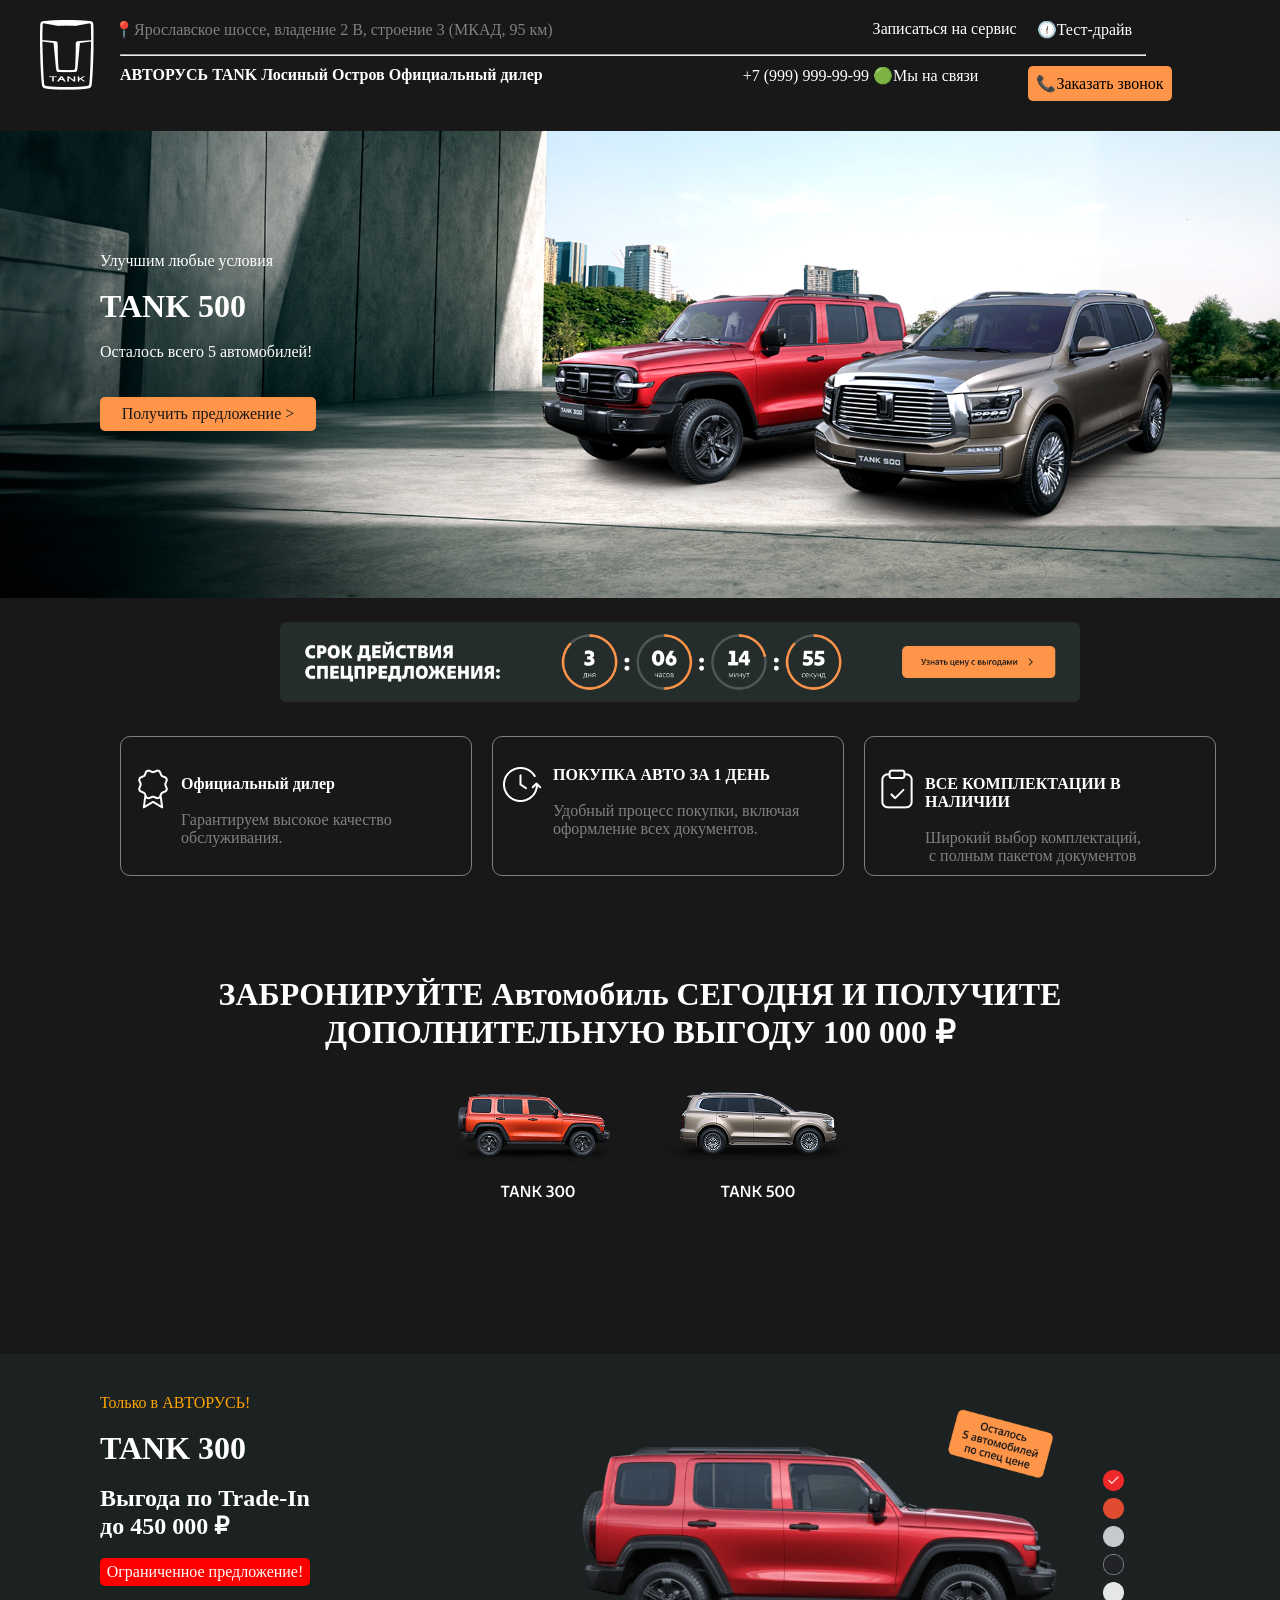
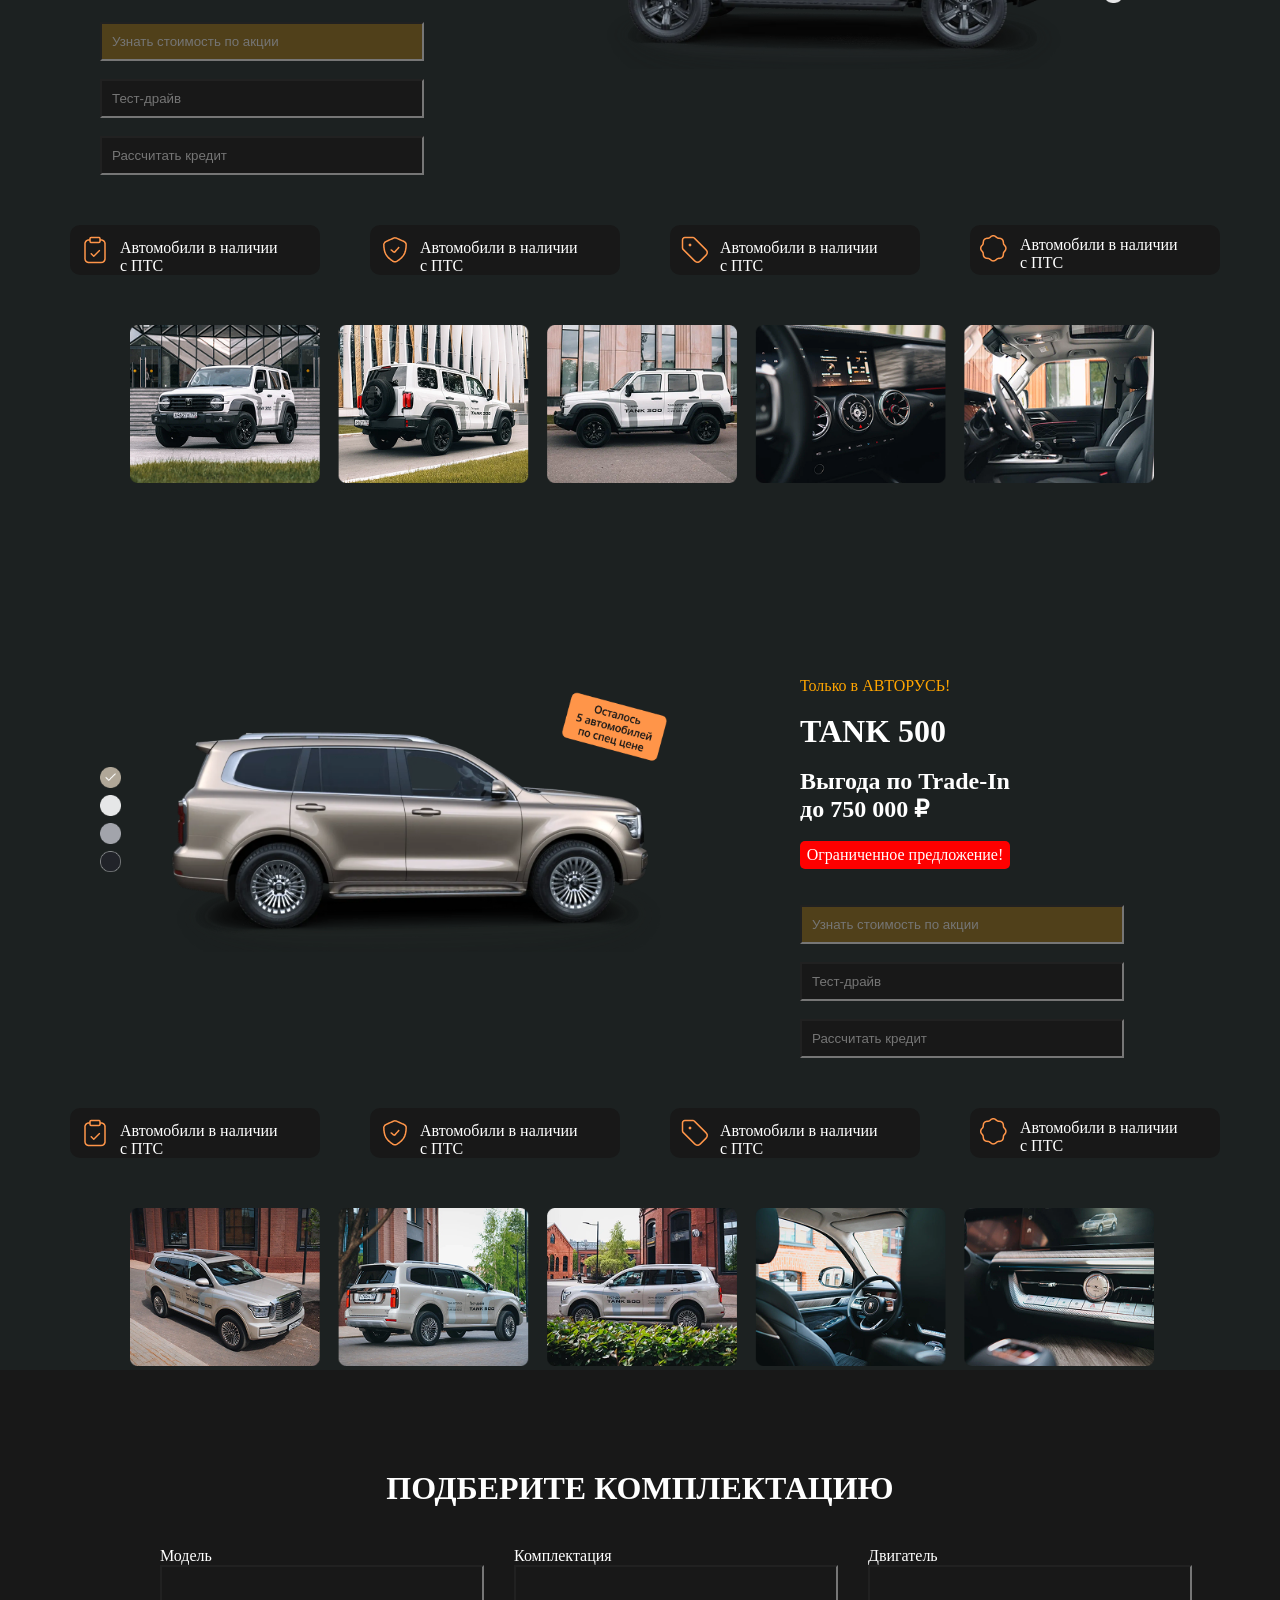
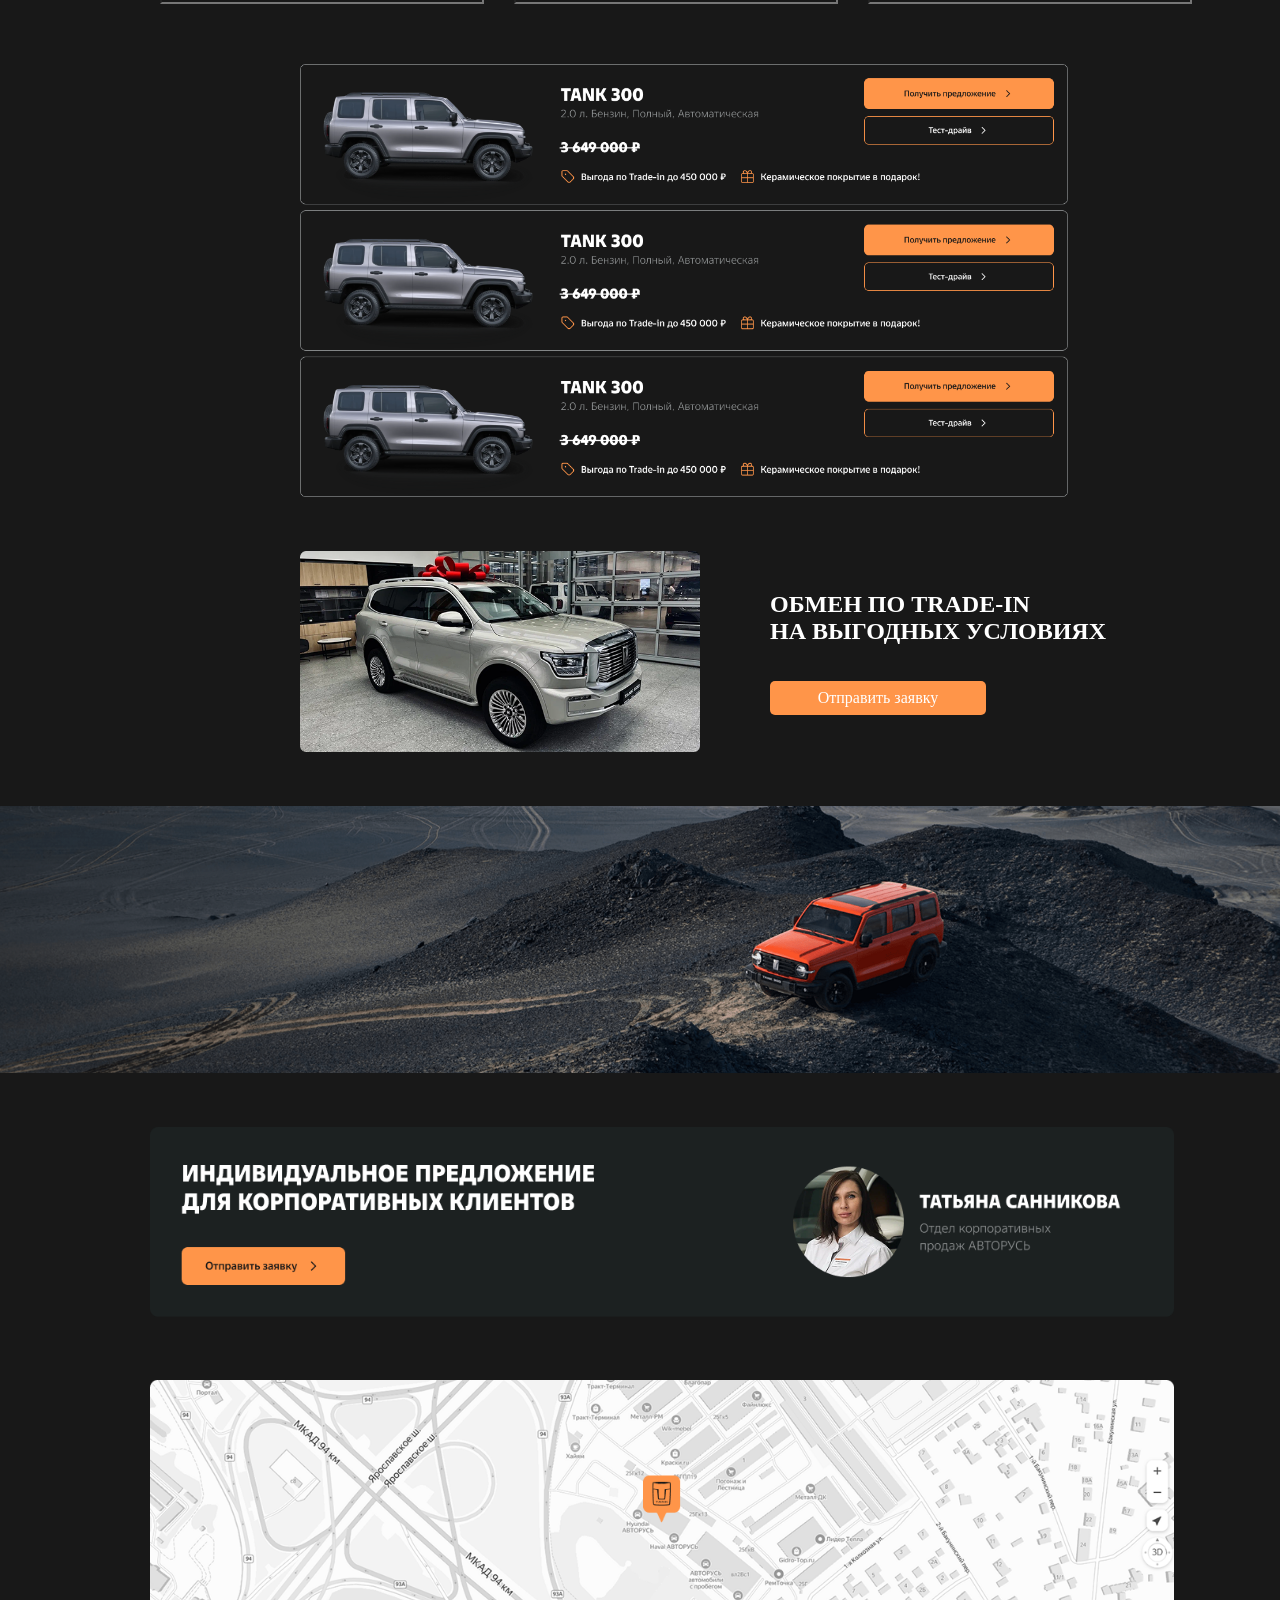
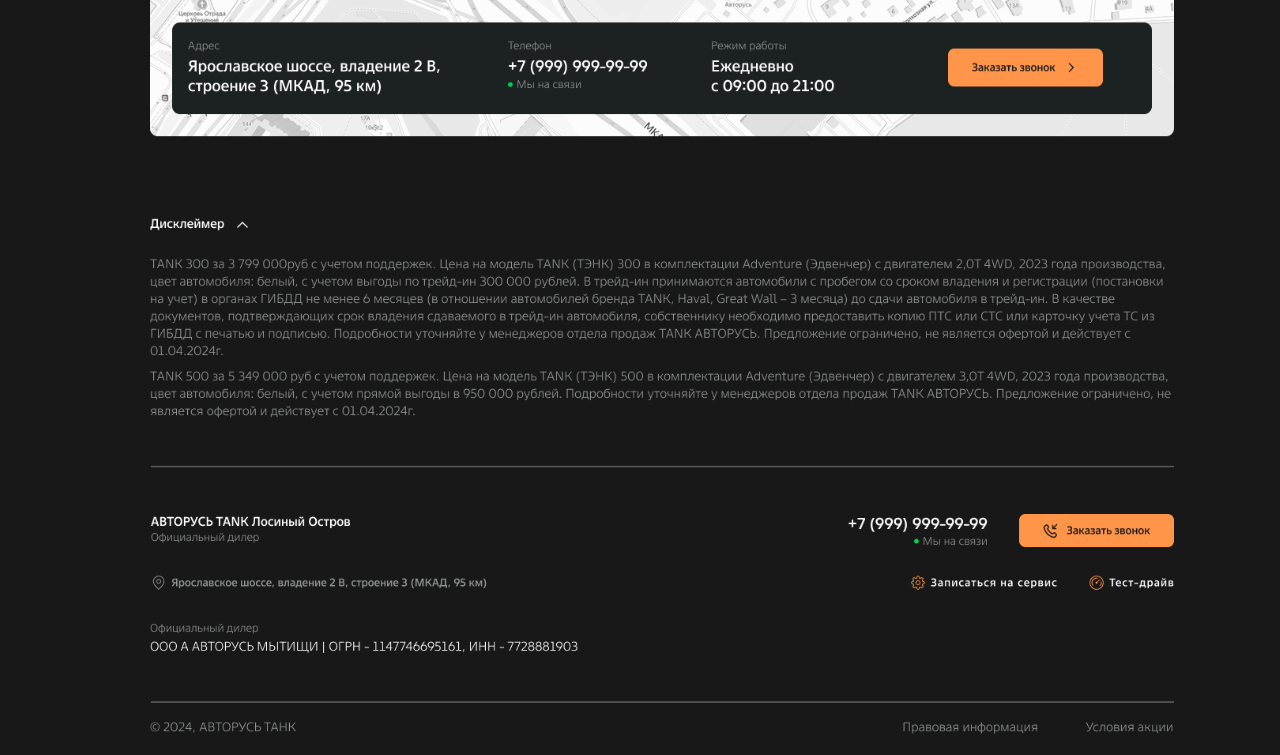
<file: index.html>
<!DOCTYPE html>
<html lang="en">
<head>
    <meta charset="UTF-8">
    <meta name="viewport" content="width=device-width, initial-scale=1.0">
    <title>Document</title>
    <link rel="stylesheet" href="./style.css">
</head>
<body>
    <div class="tank">
    <div>
        <img class="img1" src="./logo.445e7b59 1.png" alt="">
    </div>
    <div>
        <p class="shose">📍Ярославское шоссе, владение 2 В, строение 3 (МКАД, 95 км)</p>
    </div>
    <div class="ikon">
        <h1>≡</h1>
    </div>
    <div class="testdrive">
        <p>Записаться на сервис</p>
        <p>🕧Тест-драйв</p>
    </div>
    </div>
    <hr>
    <div class="avtorus">
        <div class="avto">
            <h4>АВТОРУСЬ TANK Лосиный Остров Официальный дилер</h3>
        </div>
        <div class="tel">
            <p>+7 (999) 999-99-99 🟢Мы на связи</p>
        </div>
        <div class="call">
          <p>📞Заказать звонок</p>
        </div>
    </div>
    <div class="bigimg">
        <img width="100%" src="./image 285.png" alt="">
    </div>
    <div class="buton">
        <p>Улучшим любые условия</p>
        <br>
        <h1>TANK 500</h1>
        <br>
        <p>Осталось всего 5 автомобилей!</p>
        <br>
        <br>
        <p class="color">Получить предложение > </p>
    </div>
    <div>
        <img class="skorost" width=800px src="./Frame 6149.png" alt="">
    </div>
    <div class="boxses">
         <div class="box">
          <img style="margin-top: 20px;" src="./award-03.png" alt="">
          <h4 style="margin-left: 50px;margin-top: -40px;">Официальный дилер</h4>
          <br>
          <p style="color: grey;margin-left: 50px;">Гарантируем высокое качество <br>обслуживания.</p>
         </div>
          <div class="box">
          <img style="margin-top: 20px;" src="./Icon.png" alt="">
          <h4 style="margin-left: 50px;margin-top: -40px;">ПОКУПКА АВТО ЗА 1 ДЕНЬ</h4>
          <br>
          <p style="color: grey;margin-left: 50px;">Удобный процесс покупки, включая <br> оформление всех документов.</p>
         </div>
          <div class="box">
          <img style="margin-top: 20px;" src="./clipboard-check.png" alt="">
          <h4 style="margin-left: 50px;margin-top: -40px;">ВСЕ КОМПЛЕКТАЦИИ В НАЛИЧИИ</h4>
          <br>
          <p style="color: grey;margin-left: 50px;">Широкий выбор комплектаций,<br>  с полным пакетом документов</p>
         </div>
    </div>
    <div class="textavto">
        <h1>ЗАБРОНИРУЙТЕ Автомобиль СЕГОДНЯ И ПОЛУЧИТЕ <br> ДОПОЛНИТЕЛЬНУЮ ВЫГОДУ 100 000 ₽</h1>
    </div>
    <div class="twocar">
        <img src="./Frame 6156.png" alt="">
    </div>
    <div style="background-color: #1C2121;">
    <div class="tank300">
      <div style="margin-top: 40px;">
        <p style="color: orange;">Только в АВТОРУСЬ!</p>
        <br>
        <h1>TANK 300</h1>
        <br>
        <h2>Выгода по Trade-In <br>до 450 000 ₽ </h2>
        <br>
        <p class="redtext">Ограниченное предложение!</p>
        <br>
        <br>
        <input style="background-color: rgba(255, 166, 0, 0.226);color: black" type="text"  placeholder="Узнать стоимость по акции">
        <br>
        <br>
        <input type="text" placeholder="Тест-драйв">
        <br>
        <br>
        <input type="text" placeholder="Рассчитать кредит">
      </div>
      <div>
        <img class="imgcar" width="600px" src="./300.png" alt="">
      </div>
    </div>
    <div class="cardsflex">
        <div class="cards">
            <img style="margin-left: 10px;margin-top: 10px;" src="./clipboard-check (1).png" alt="">
            <p style="margin-left: 50px;margin-top: -30px;">Автомобили в наличии <br>с ПТС</p>
        </div>
         <div class="cards">
            <img style="margin-left: 10px;margin-top: 10px;" src="./certificate (1).png" alt="">
            <p style="margin-left: 50px;margin-top: -30px;">Автомобили в наличии <br>с ПТС</p>
        </div>
         <div class="cards">
            <img style="margin-left: 10px;margin-top: 10px;" src="./tag-01.png" alt="">
            <p style="margin-left: 50px;margin-top: -30px;">Автомобили в наличии <br>с ПТС</p>
        </div>
         <div class="cards">
            <img style="margin-left: 10px;margin-top: 10px;" src="./Star 6.png" alt="">
            <p style="margin-left: 50px;margin-top: -30px;">Автомобили в наличии <br>с ПТС</p>
        </div>
    </div>
    <div>
       <img width="80%" class="imegs" src="./Frame 6299.png" alt="">
    </div>
    <div class="none">
        <img width="100px" src="./image 285 (1).png" alt="">
        <img width="100px" src="./image 286.png" alt="">
        <img width="100px" src="./image 287.png" alt="">
    </div>
     <div style="background-color: #1C2121;">
    <div class="tank300">
      <div>
        <img class="imgcar" width="600px" src="./500.png" alt="">
      </div>
       <div style="margin-top: 40px;">
        <p style="color: orange;">Только в АВТОРУСЬ!</p>
        <br>
        <h1>TANK 500</h1>
        <br>
        <h2>Выгода по Trade-In <br>до 750 000 ₽ </h2>
        <br>
        <p class="redtext">Ограниченное предложение!</p>
        <br>
        <br>
        <input style="background-color: rgba(255, 166, 0, 0.226);color: black" type="text"  placeholder="Узнать стоимость по акции">
        <br>
        <br>
        <input type="text" placeholder="Тест-драйв">
        <br>
        <br>
        <input type="text" placeholder="Рассчитать кредит">
      </div>
    </div>
    <div class="cardsflex">
        <div class="cards">
            <img style="margin-left: 10px;margin-top: 10px;" src="./clipboard-check (1).png" alt="">
            <p style="margin-left: 50px;margin-top: -30px;">Автомобили в наличии <br>с ПТС</p>
        </div>
         <div class="cards">
            <img style="margin-left: 10px;margin-top: 10px;" src="./certificate (1).png" alt="">
            <p style="margin-left: 50px;margin-top: -30px;">Автомобили в наличии <br>с ПТС</p>
        </div>
         <div class="cards">
            <img style="margin-left: 10px;margin-top: 10px;" src="./tag-01.png" alt="">
            <p style="margin-left: 50px;margin-top: -30px;">Автомобили в наличии <br>с ПТС</p>
        </div>
         <div class="cards">
            <img style="margin-left: 10px;margin-top: 10px;" src="./Star 6.png" alt="">
            <p style="margin-left: 50px;margin-top: -30px;">Автомобили в наличии <br>с ПТС</p>
        </div>
    </div>
    <div>
       <img width="80%" class="imegs" src="./Frame 6299 (1).png" alt="">
    </div>
    <div class="none">
        <img width="100px" src="./image 285 (1).png" alt="">
        <img width="100px" src="./image 286.png" alt="">
        <img width="100px" src="./image 287.png" alt="">
    </div>
    </div>
    </div>
    <div class="texts">
        <h1>ПОДБЕРИТЕ КОМПЛЕКТАЦИЮ</h1>
    </div>
    <div class="inflex1">
     <div>
        <label>Модель</label>
        <br>
        <input type="text">
     </div>
     <div>
        <label>Комплектация</label>
        <br>
        <input type="text">
     </div>
     <div>
        <label>Двигатель</label>
        <br>
        <input type="text">
     </div>
    </div>
    <div>
        <img class="jeep" width="60%" src="./Frame 6234.png" alt="">
    </div>
    <div class="lexus">
     <div>
        <img width="400px" src="./image 290.png" alt="">
     </div>
     <div style="margin-top: 40px;">
        <h2>ОБМЕН ПО TRADE-IN <br>НА ВЫГОДНЫХ УСЛОВИЯХ</h2>
        <br>
        <br>
        <p class="push">Отправить заявку</p>
     </div>
    </div>
    <div>
        <img class="redcar" width="100%" src="./image 281.png" alt="">
    </div>
    <div class="none2">
        <img style="margin-left: 150px;margin-top: 50px;" width="80%" src="./Group 447.png" alt="">
    </div>
    <div class="none3">
        <img src="./Group 448.png" alt="">
    </div>
</body>
</html>
</file>
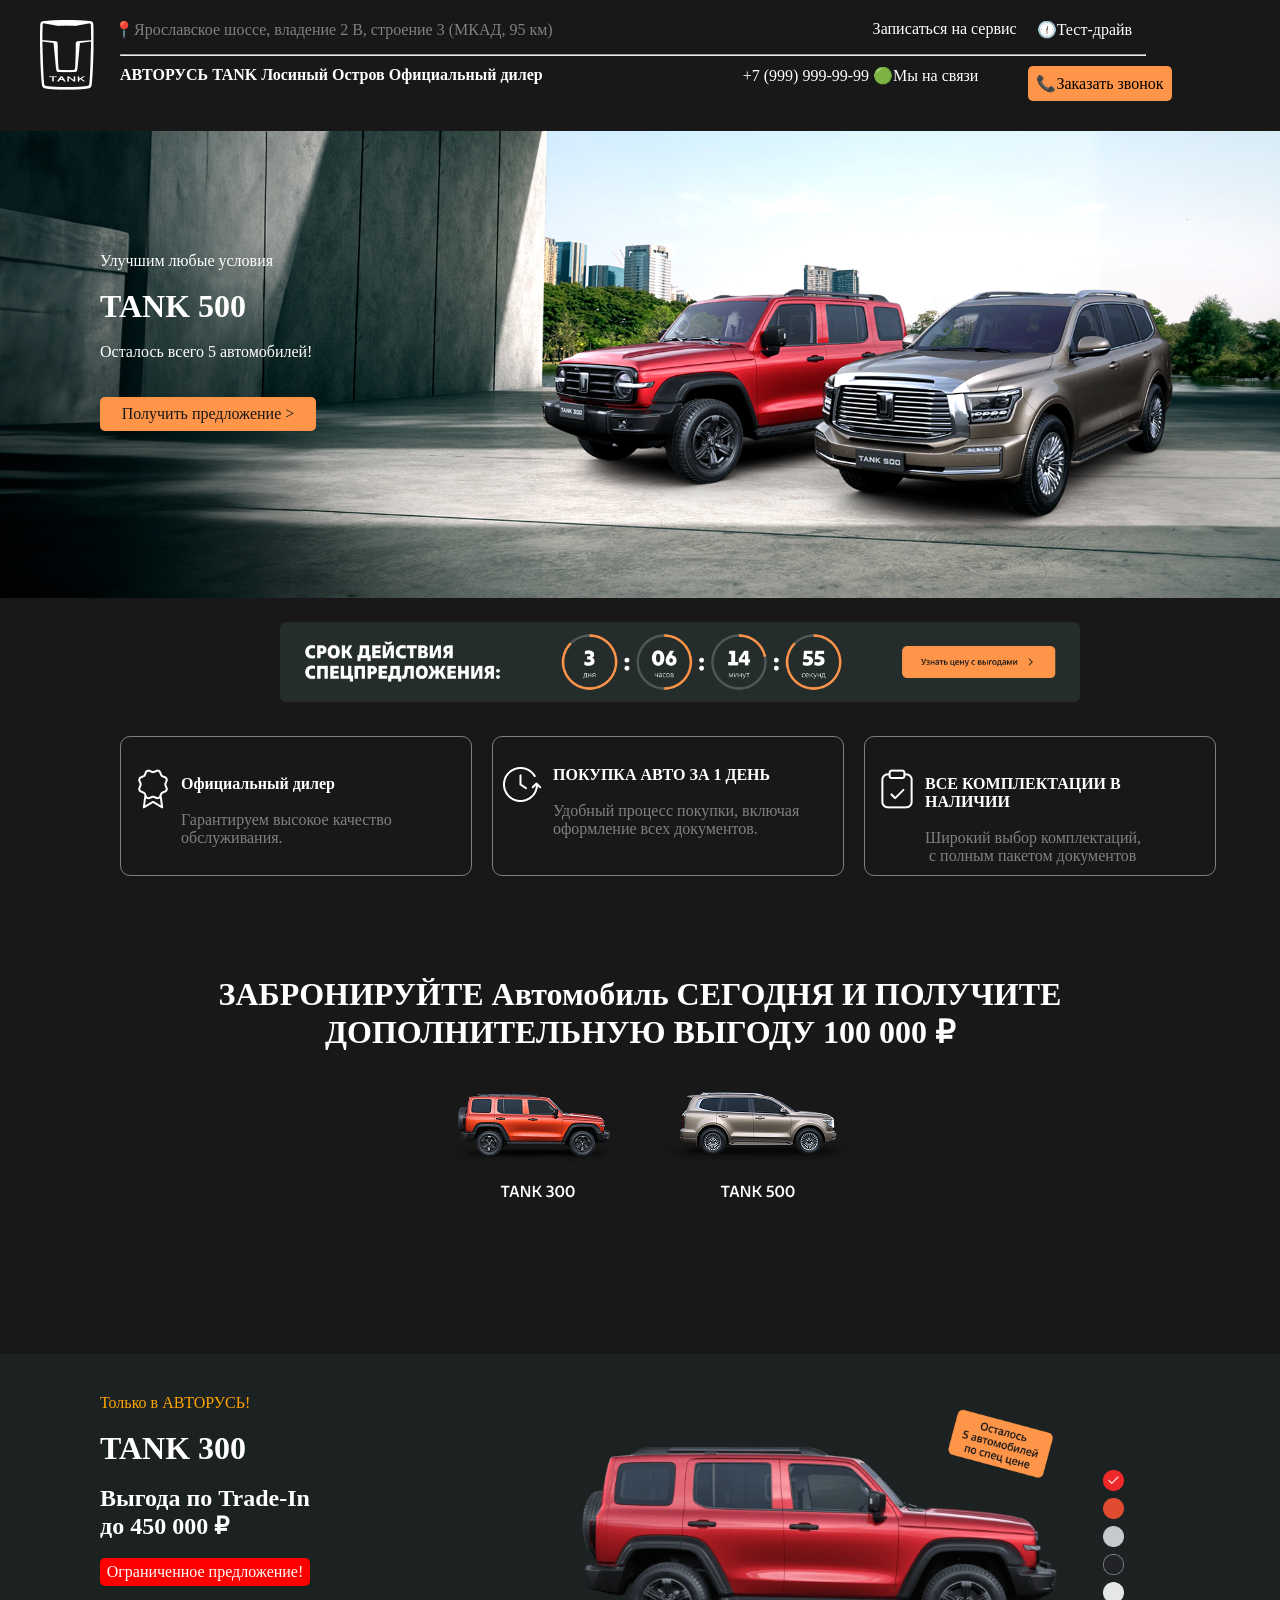
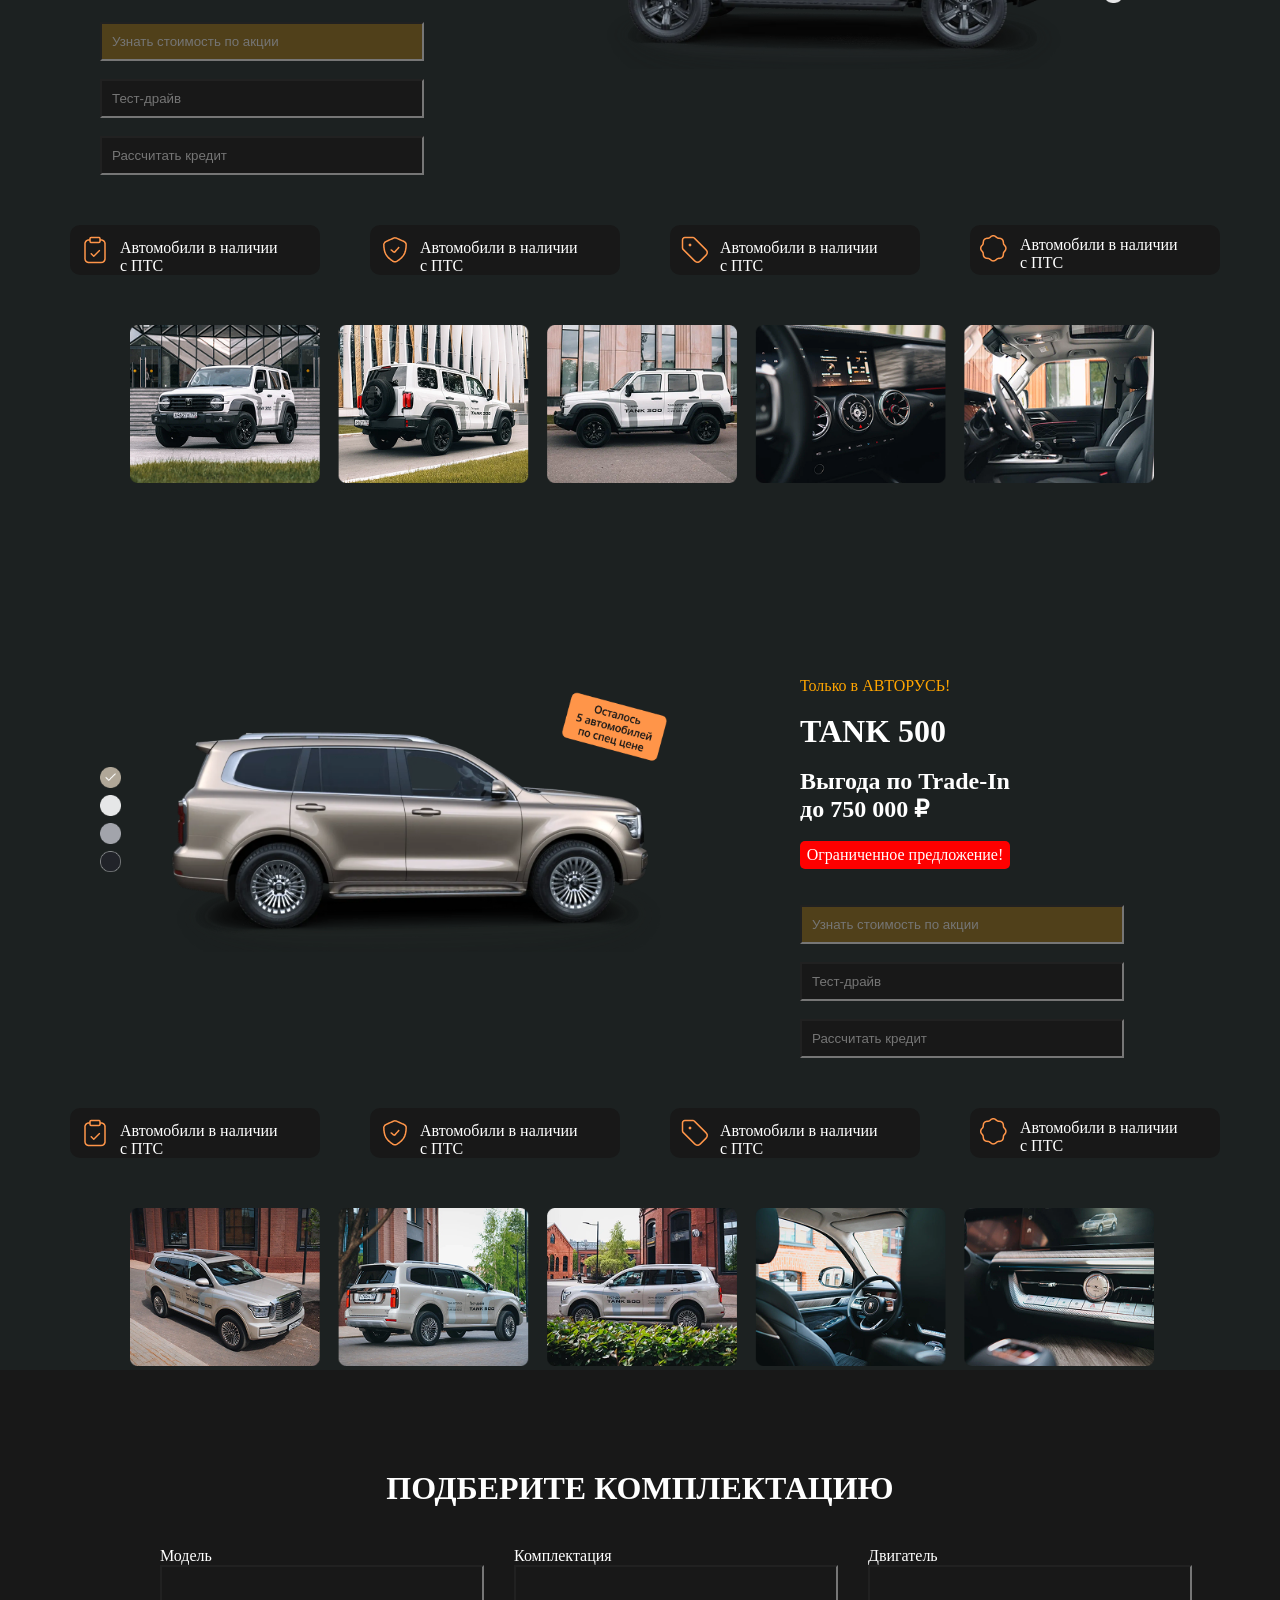
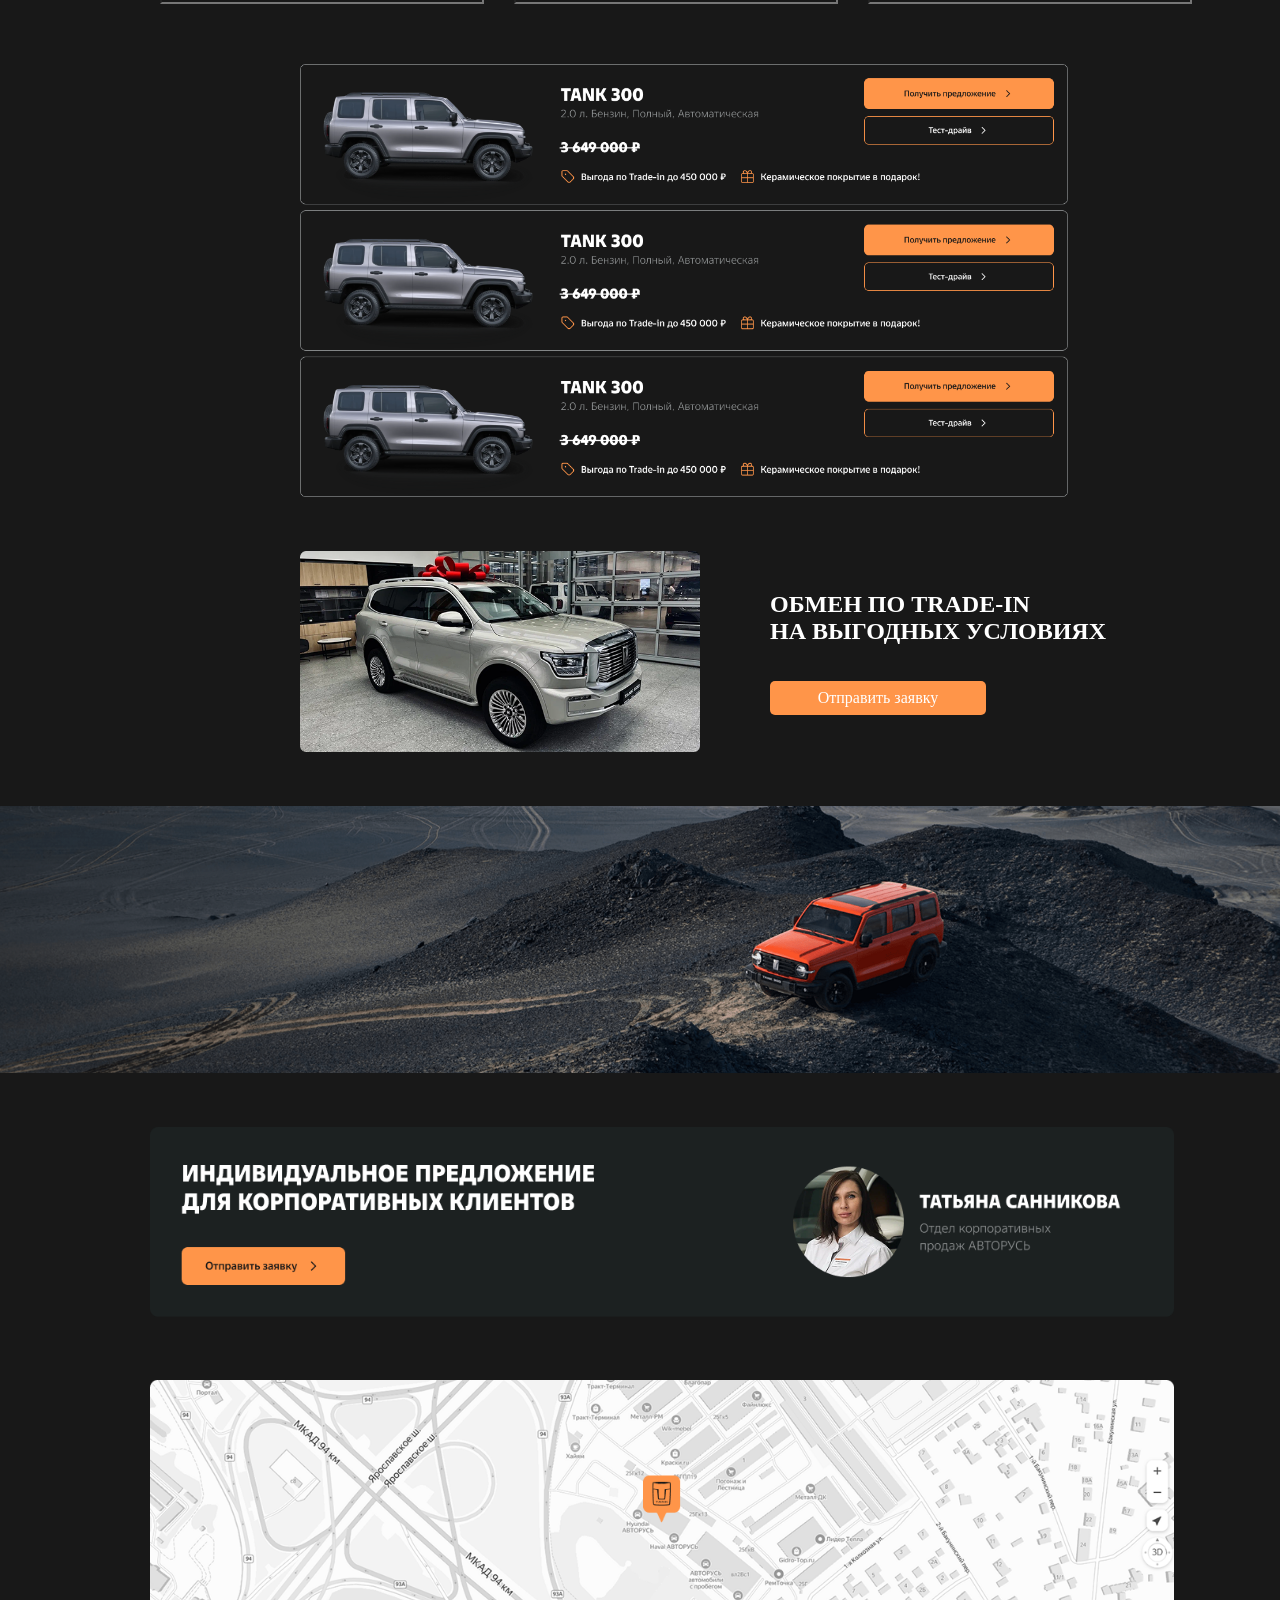
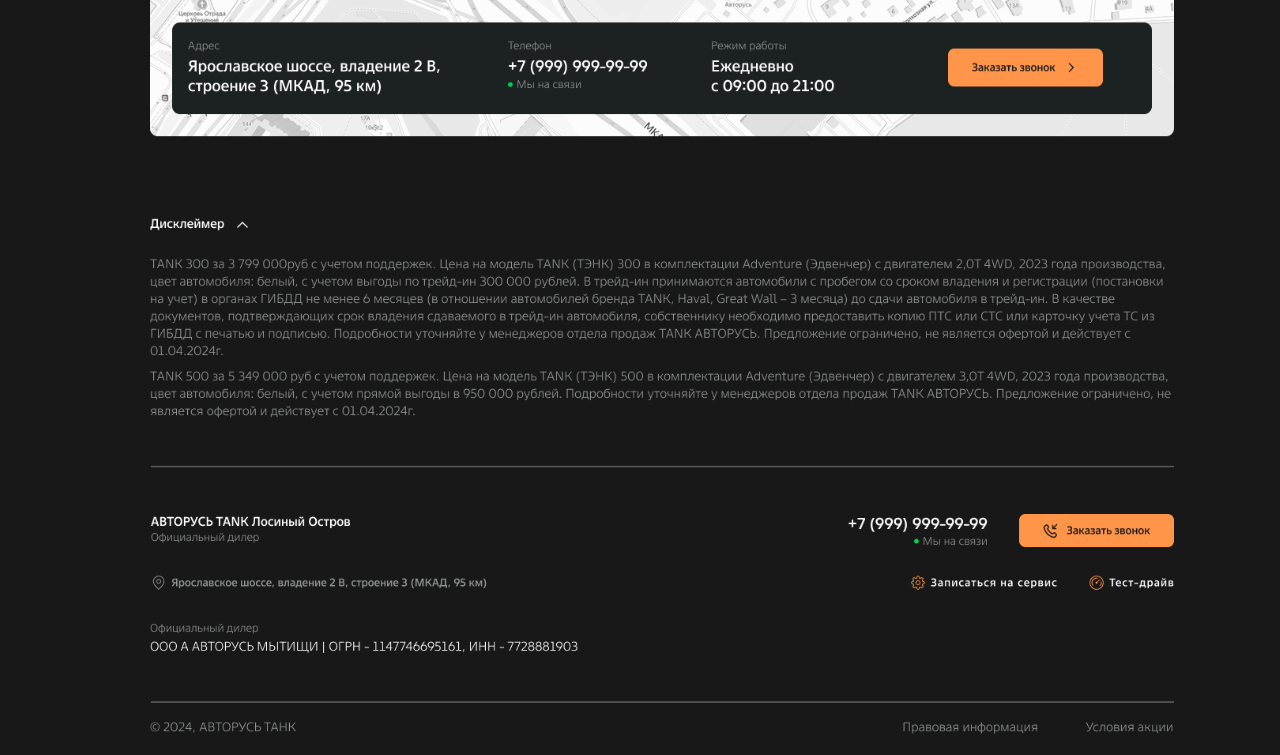
<file: day5.html>
<!DOCTYPE html>
<html lang="en">
<head>
    <meta charset="UTF-8">
    <meta name="viewport" content="width=device-width, initial-scale=1.0">
    <title>Document</title>
    <link rel="stylesheet" href="./day5.css">
</head>
<body>
    <div class="tank">
    <div>
        <img class="img1" src="./logo.445e7b59 1.png" alt="">
    </div>
    <div>
        <p class="shose">📍Ярославское шоссе, владение 2 В, строение 3 (МКАД, 95 км)</p>
    </div>
    <div class="ikon">
        <h1>≡</h1>
    </div>
    <div class="testdrive">
        <p>Записаться на сервис</p>
        <p>🕧Тест-драйв</p>
    </div>
    </div>
    <hr>
    <div class="avtorus">
        <div class="avto">
            <h4>АВТОРУСЬ TANK Лосиный Остров Официальный дилер</h3>
        </div>
        <div class="tel">
            <p>+7 (999) 999-99-99 🟢Мы на связи</p>
        </div>
        <div class="call">
          <p>📞Заказать звонок</p>
        </div>
    </div>
    <div class="bigimg">
        <img width="100%" src="./image 285.png" alt="">
    </div>
    <div class="buton">
        <p>Улучшим любые условия</p>
        <br>
        <h1>TANK 500</h1>
        <br>
        <p>Осталось всего 5 автомобилей!</p>
        <br>
        <br>
        <p class="color">Получить предложение > </p>
    </div>
    <div>
        <img class="skorost" width=800px src="./Frame 6149.png" alt="">
    </div>
    <div class="boxses">
         <div class="box">
          <img style="margin-top: 20px;" src="./award-03.png" alt="">
          <h4 style="margin-left: 50px;margin-top: -40px;">Официальный дилер</h4>
          <br>
          <p style="color: grey;margin-left: 50px;">Гарантируем высокое качество <br>обслуживания.</p>
         </div>
          <div class="box">
          <img style="margin-top: 20px;" src="./Icon.png" alt="">
          <h4 style="margin-left: 50px;margin-top: -40px;">ПОКУПКА АВТО ЗА 1 ДЕНЬ</h4>
          <br>
          <p style="color: grey;margin-left: 50px;">Удобный процесс покупки, включая <br> оформление всех документов.</p>
         </div>
          <div class="box">
          <img style="margin-top: 20px;" src="./clipboard-check.png" alt="">
          <h4 style="margin-left: 50px;margin-top: -40px;">ВСЕ КОМПЛЕКТАЦИИ В НАЛИЧИИ</h4>
          <br>
          <p style="color: grey;margin-left: 50px;">Широкий выбор комплектаций,<br>  с полным пакетом документов</p>
         </div>
    </div>
    <div class="textavto">
        <h1>ЗАБРОНИРУЙТЕ Автомобиль СЕГОДНЯ И ПОЛУЧИТЕ <br> ДОПОЛНИТЕЛЬНУЮ ВЫГОДУ 100 000 ₽</h1>
    </div>
    <div class="twocar">
        <img src="./Frame 6156.png" alt="">
    </div>
    <div style="background-color: #1C2121;">
    <div class="tank300">
      <div style="margin-top: 40px;">
        <p style="color: orange;">Только в АВТОРУСЬ!</p>
        <br>
        <h1>TANK 300</h1>
        <br>
        <h2>Выгода по Trade-In <br>до 450 000 ₽ </h2>
        <br>
        <p class="redtext">Ограниченное предложение!</p>
        <br>
        <br>
        <input style="background-color: rgba(255, 166, 0, 0.226);color: black" type="text"  placeholder="Узнать стоимость по акции">
        <br>
        <br>
        <input type="text" placeholder="Тест-драйв">
        <br>
        <br>
        <input type="text" placeholder="Рассчитать кредит">
      </div>
      <div>
        <img class="imgcar" width="600px" src="./300.png" alt="">
      </div>
    </div>
    <div class="cardsflex">
        <div class="cards">
            <img style="margin-left: 10px;margin-top: 10px;" src="./clipboard-check (1).png" alt="">
            <p style="margin-left: 50px;margin-top: -30px;">Автомобили в наличии <br>с ПТС</p>
        </div>
         <div class="cards">
            <img style="margin-left: 10px;margin-top: 10px;" src="./certificate (1).png" alt="">
            <p style="margin-left: 50px;margin-top: -30px;">Автомобили в наличии <br>с ПТС</p>
        </div>
         <div class="cards">
            <img style="margin-left: 10px;margin-top: 10px;" src="./tag-01.png" alt="">
            <p style="margin-left: 50px;margin-top: -30px;">Автомобили в наличии <br>с ПТС</p>
        </div>
         <div class="cards">
            <img style="margin-left: 10px;margin-top: 10px;" src="./Star 6.png" alt="">
            <p style="margin-left: 50px;margin-top: -30px;">Автомобили в наличии <br>с ПТС</p>
        </div>
    </div>
    <div>
       <img width="80%" class="imegs" src="./Frame 6299.png" alt="">
    </div>
    <div class="none">
        <img width="100px" src="./image 285 (1).png" alt="">
        <img width="100px" src="./image 286.png" alt="">
        <img width="100px" src="./image 287.png" alt="">
    </div>
     <div style="background-color: #1C2121;">
    <div class="tank300">
      <div>
        <img class="imgcar" width="600px" src="./500.png" alt="">
      </div>
       <div style="margin-top: 40px;">
        <p style="color: orange;">Только в АВТОРУСЬ!</p>
        <br>
        <h1>TANK 500</h1>
        <br>
        <h2>Выгода по Trade-In <br>до 750 000 ₽ </h2>
        <br>
        <p class="redtext">Ограниченное предложение!</p>
        <br>
        <br>
        <input style="background-color: rgba(255, 166, 0, 0.226);color: black" type="text"  placeholder="Узнать стоимость по акции">
        <br>
        <br>
        <input type="text" placeholder="Тест-драйв">
        <br>
        <br>
        <input type="text" placeholder="Рассчитать кредит">
      </div>
    </div>
    <div class="cardsflex">
        <div class="cards">
            <img style="margin-left: 10px;margin-top: 10px;" src="./clipboard-check (1).png" alt="">
            <p style="margin-left: 50px;margin-top: -30px;">Автомобили в наличии <br>с ПТС</p>
        </div>
         <div class="cards">
            <img style="margin-left: 10px;margin-top: 10px;" src="./certificate (1).png" alt="">
            <p style="margin-left: 50px;margin-top: -30px;">Автомобили в наличии <br>с ПТС</p>
        </div>
         <div class="cards">
            <img style="margin-left: 10px;margin-top: 10px;" src="./tag-01.png" alt="">
            <p style="margin-left: 50px;margin-top: -30px;">Автомобили в наличии <br>с ПТС</p>
        </div>
         <div class="cards">
            <img style="margin-left: 10px;margin-top: 10px;" src="./Star 6.png" alt="">
            <p style="margin-left: 50px;margin-top: -30px;">Автомобили в наличии <br>с ПТС</p>
        </div>
    </div>
    <div>
       <img width="80%" class="imegs" src="./Frame 6299 (1).png" alt="">
    </div>
    <div class="none">
        <img width="100px" src="./image 285 (1).png" alt="">
        <img width="100px" src="./image 286.png" alt="">
        <img width="100px" src="./image 287.png" alt="">
    </div>
    </div>
    </div>
    <div class="texts">
        <h1>ПОДБЕРИТЕ КОМПЛЕКТАЦИЮ</h1>
    </div>
    <div class="inflex1">
     <div>
        <label>Модель</label>
        <br>
        <input type="text">
     </div>
     <div>
        <label>Комплектация</label>
        <br>
        <input type="text">
     </div>
     <div>
        <label>Двигатель</label>
        <br>
        <input type="text">
     </div>
    </div>
    <div>
        <img class="jeep" width="60%" src="./Frame 6234.png" alt="">
    </div>
    <div class="lexus">
     <div>
        <img width="400px" src="./image 290.png" alt="">
     </div>
     <div style="margin-top: 40px;">
        <h2>ОБМЕН ПО TRADE-IN <br>НА ВЫГОДНЫХ УСЛОВИЯХ</h2>
        <br>
        <br>
        <p class="push">Отправить заявку</p>
     </div>
    </div>
    <div>
        <img class="redcar" width="100%" src="./image 281.png" alt="">
    </div>
    <div class="none2">
        <img style="margin-left: 150px;margin-top: 50px;" width="80%" src="./Group 447.png" alt="">
    </div>
    <div class="none3">
        <img src="./Group 448.png" alt="">
    </div>
</body>
</html>
</file>
<file: style.css>
*
{
    margin: 0;
}
body
{
    background-color: #181818;
    color: white;
}
.tank
{
    display: flex;
    margin-top: 20px;
    margin-left: 40px;
    gap: 20px;
}
.shose
{
    color: grey;
}
.testdrive
{
    display: flex;
    gap: 20px;
    margin-left: 300px;
}
hr
{
    margin-top: -40px;
    width: 80%;
    margin-left: 120px;
    color: rgb(50, 49, 49);
}
.img1
{}
.avtorus
{
    display: flex;
    margin-left: 120px;
    margin-top: 10px;
}
.avto
{
}
.tel
{
    margin-left: 200px;
}
.call
{
    margin-left: 50px;
    background-color: #FF9549;
    color: black;
    text-align: center;
    border-radius: 5px;
    padding: 8px;
}
.ikon
{
    display: none;
}
.bigimg
{
    margin-top: 30px;
}
.color
{
    color: #181818;
    background-color: #FF9549;
    padding: 8px;
    border-radius: 5px;
    text-align: center;
    width: 200px;
}
.buton
{
    position: absolute;
    margin-top: -350px;
    margin-left: 100px;
}
.skorost
{
    margin-left: 280px;
    margin-top: 20px;
}
.boxses
{
    display: flex;
    margin-left: 120px;
    gap: 20px;
    margin-top: 30px;
}
.box
{
    border: 1px solid grey;
    width: 330px;
    border-radius: 10px;
    padding: 10px;
}
.textavto
{
    text-align: center;
    margin-top: 100px;
}
.twocar
{
    margin-top: 20px;
}
.tank300
{
display: flex;
margin-top: 150px;
margin-left: 100px;
gap: 100px;
}
.imgcar
{
    margin-top: 50px;
}
.redtext
{
    background-color: red;
    padding: 5px;
    text-align: center;
    border-radius: 5px;
    width: 200px;
}
input
{
    padding: 10px;
    width: 300px;
    background-color: #181818;
}
.cardsflex
{
    display: flex;
    margin-left: 70px;
    gap: 50px;
    margin-top: 50px;
}
.cards
{
    background-color: #181818;
    border-radius: 10px;
    width: 250px;
}
.imegs
{
    margin-top: 50px;
    margin-left: 130px;
}
.none
{
    display: none;
}
.texts
{
    text-align: center;
    margin-top: 100px;
}
.inflex1
{
    display: flex;
    margin-left: 160px;
    gap: 30px;
    margin-top: 40px;
}
.jeep
{
    margin-top: 60px;
    margin-left: 300px;
}
.lexus
{
    display: flex;
    margin-top: 50px;
    margin-left: 300px;
    gap: 70px;
}
.push
{
    background-color: #FF9549;
    color: white;
    border-radius: 5px;
    text-align: center;
    padding: 8px;
    width: 200px;
}
.redcar
{
    margin-top: 50px;
}
.none2
{
    display: block;
}
.none3
{
    display: none;
}




@media (max-width:510px) 
{
    .shose
    {
        display: none;
    }
    hr
    {
        display: none;
    }
    .call
    {
        display: none;
    }
    .testdrive
    {
        display: none;
    }
    .tel
    {
        display: none;
    }
    .avto
    {
        margin-top: -60px;
        margin-left: -30px;
        font-size: 13px;
    }
    .img1
    {
        width: 40px;
        margin-left: -20px;
    }
    .ikon
    {
        display: block;
        font-size: 30px;
        margin-left: 236px;
        margin-top: -10px;
    }
    .buton
    {
        margin-top: 30px;
        margin-left: 30px;
    }
    .skorost
    {
        position: absolute;
        margin-top: 250px;
        margin-left: 10px;
        width: 380px;
    }
    .boxses
    {
        display: block;
        margin-top: 350px;
        margin-left: 30px;
        display: flex;
        flex-direction: column;
        row-gap: 20px;
    }
    .twocar
    {
        margin-left: -450px;
        width: 30px;
        position: sticky;
    }
    .tank300
    {
        display: block;
        margin-left: 40px;
    }
    .imgcar
    {
        margin-left: -70px;
        width: 400px;
    }
    .cardsflex
    {
        display: block;
        display: flex;
        flex-direction: column;
        row-gap: 20px;
    }
    .imegs
    {
        display: none;
    }
    .none
    {
        display: block;
        margin-left: 40px;
        margin-top: 40px;
    }
    .inflex1
    {
        display: block;
        margin-left: 40px;
        display: flex;
        flex-direction: column;
        row-gap: 20px;
    }
    .jeep
    {
        width: 380px;
        margin-left: -0;
    }
    .lexus
    {
        display: block;
        margin-left: 10px;
        width: 300px;
    }
    .none2
    {
        display: none;
    }
    .none3
    {
        display: block;
        margin: 30px;
        margin-top: 100px;
    }

}
</file>
<file: day5.css>
*
{
    margin: 0;
}
body
{
    background-color: #181818;
    color: white;
}
.tank
{
    display: flex;
    margin-top: 20px;
    margin-left: 40px;
    gap: 20px;
}
.shose
{
    color: grey;
}
.testdrive
{
    display: flex;
    gap: 20px;
    margin-left: 300px;
}
hr
{
    margin-top: -40px;
    width: 80%;
    margin-left: 120px;
    color: rgb(50, 49, 49);
}
.img1
{}
.avtorus
{
    display: flex;
    margin-left: 120px;
    margin-top: 10px;
}
.avto
{
}
.tel
{
    margin-left: 200px;
}
.call
{
    margin-left: 50px;
    background-color: #FF9549;
    color: black;
    text-align: center;
    border-radius: 5px;
    padding: 8px;
}
.ikon
{
    display: none;
}
.bigimg
{
    margin-top: 30px;
}
.color
{
    color: #181818;
    background-color: #FF9549;
    padding: 8px;
    border-radius: 5px;
    text-align: center;
    width: 200px;
}
.buton
{
    position: absolute;
    margin-top: -350px;
    margin-left: 100px;
}
.skorost
{
    margin-left: 280px;
    margin-top: 20px;
}
.boxses
{
    display: flex;
    margin-left: 120px;
    gap: 20px;
    margin-top: 30px;
}
.box
{
    border: 1px solid grey;
    width: 330px;
    border-radius: 10px;
    padding: 10px;
}
.textavto
{
    text-align: center;
    margin-top: 100px;
}
.twocar
{
    margin-top: 20px;
}
.tank300
{
display: flex;
margin-top: 150px;
margin-left: 100px;
gap: 100px;
}
.imgcar
{
    margin-top: 50px;
}
.redtext
{
    background-color: red;
    padding: 5px;
    text-align: center;
    border-radius: 5px;
    width: 200px;
}
input
{
    padding: 10px;
    width: 300px;
    background-color: #181818;
}
.cardsflex
{
    display: flex;
    margin-left: 70px;
    gap: 50px;
    margin-top: 50px;
}
.cards
{
    background-color: #181818;
    border-radius: 10px;
    width: 250px;
}
.imegs
{
    margin-top: 50px;
    margin-left: 130px;
}
.none
{
    display: none;
}
.texts
{
    text-align: center;
    margin-top: 100px;
}
.inflex1
{
    display: flex;
    margin-left: 160px;
    gap: 30px;
    margin-top: 40px;
}
.jeep
{
    margin-top: 60px;
    margin-left: 300px;
}
.lexus
{
    display: flex;
    margin-top: 50px;
    margin-left: 300px;
    gap: 70px;
}
.push
{
    background-color: #FF9549;
    color: white;
    border-radius: 5px;
    text-align: center;
    padding: 8px;
    width: 200px;
}
.redcar
{
    margin-top: 50px;
}
.none2
{
    display: block;
}
.none3
{
    display: none;
}




@media (max-width:510px) 
{
    .shose
    {
        display: none;
    }
    hr
    {
        display: none;
    }
    .call
    {
        display: none;
    }
    .testdrive
    {
        display: none;
    }
    .tel
    {
        display: none;
    }
    .avto
    {
        margin-top: -60px;
        margin-left: -30px;
        font-size: 13px;
    }
    .img1
    {
        width: 40px;
        margin-left: -20px;
    }
    .ikon
    {
        display: block;
        font-size: 30px;
        margin-left: 236px;
        margin-top: -10px;
    }
    .buton
    {
        margin-top: 30px;
        margin-left: 30px;
    }
    .skorost
    {
        position: absolute;
        margin-top: 250px;
        margin-left: 10px;
        width: 380px;
    }
    .boxses
    {
        display: block;
        margin-top: 350px;
        margin-left: 30px;
        display: flex;
        flex-direction: column;
        row-gap: 20px;
    }
    .twocar
    {
        margin-left: -450px;
        width: 30px;
        position: sticky;
    }
    .tank300
    {
        display: block;
        margin-left: 40px;
    }
    .imgcar
    {
        margin-left: -70px;
        width: 400px;
    }
    .cardsflex
    {
        display: block;
        display: flex;
        flex-direction: column;
        row-gap: 20px;
    }
    .imegs
    {
        display: none;
    }
    .none
    {
        display: block;
        margin-left: 40px;
        margin-top: 40px;
    }
    .inflex1
    {
        display: block;
        margin-left: 40px;
        display: flex;
        flex-direction: column;
        row-gap: 20px;
    }
    .jeep
    {
        width: 380px;
        margin-left: -0;
    }
    .lexus
    {
        display: block;
        margin-left: 10px;
        width: 300px;
    }
    .none2
    {
        display: none;
    }
    .none3
    {
        display: block;
        margin: 30px;
        margin-top: 100px;
    }

}
</file>
